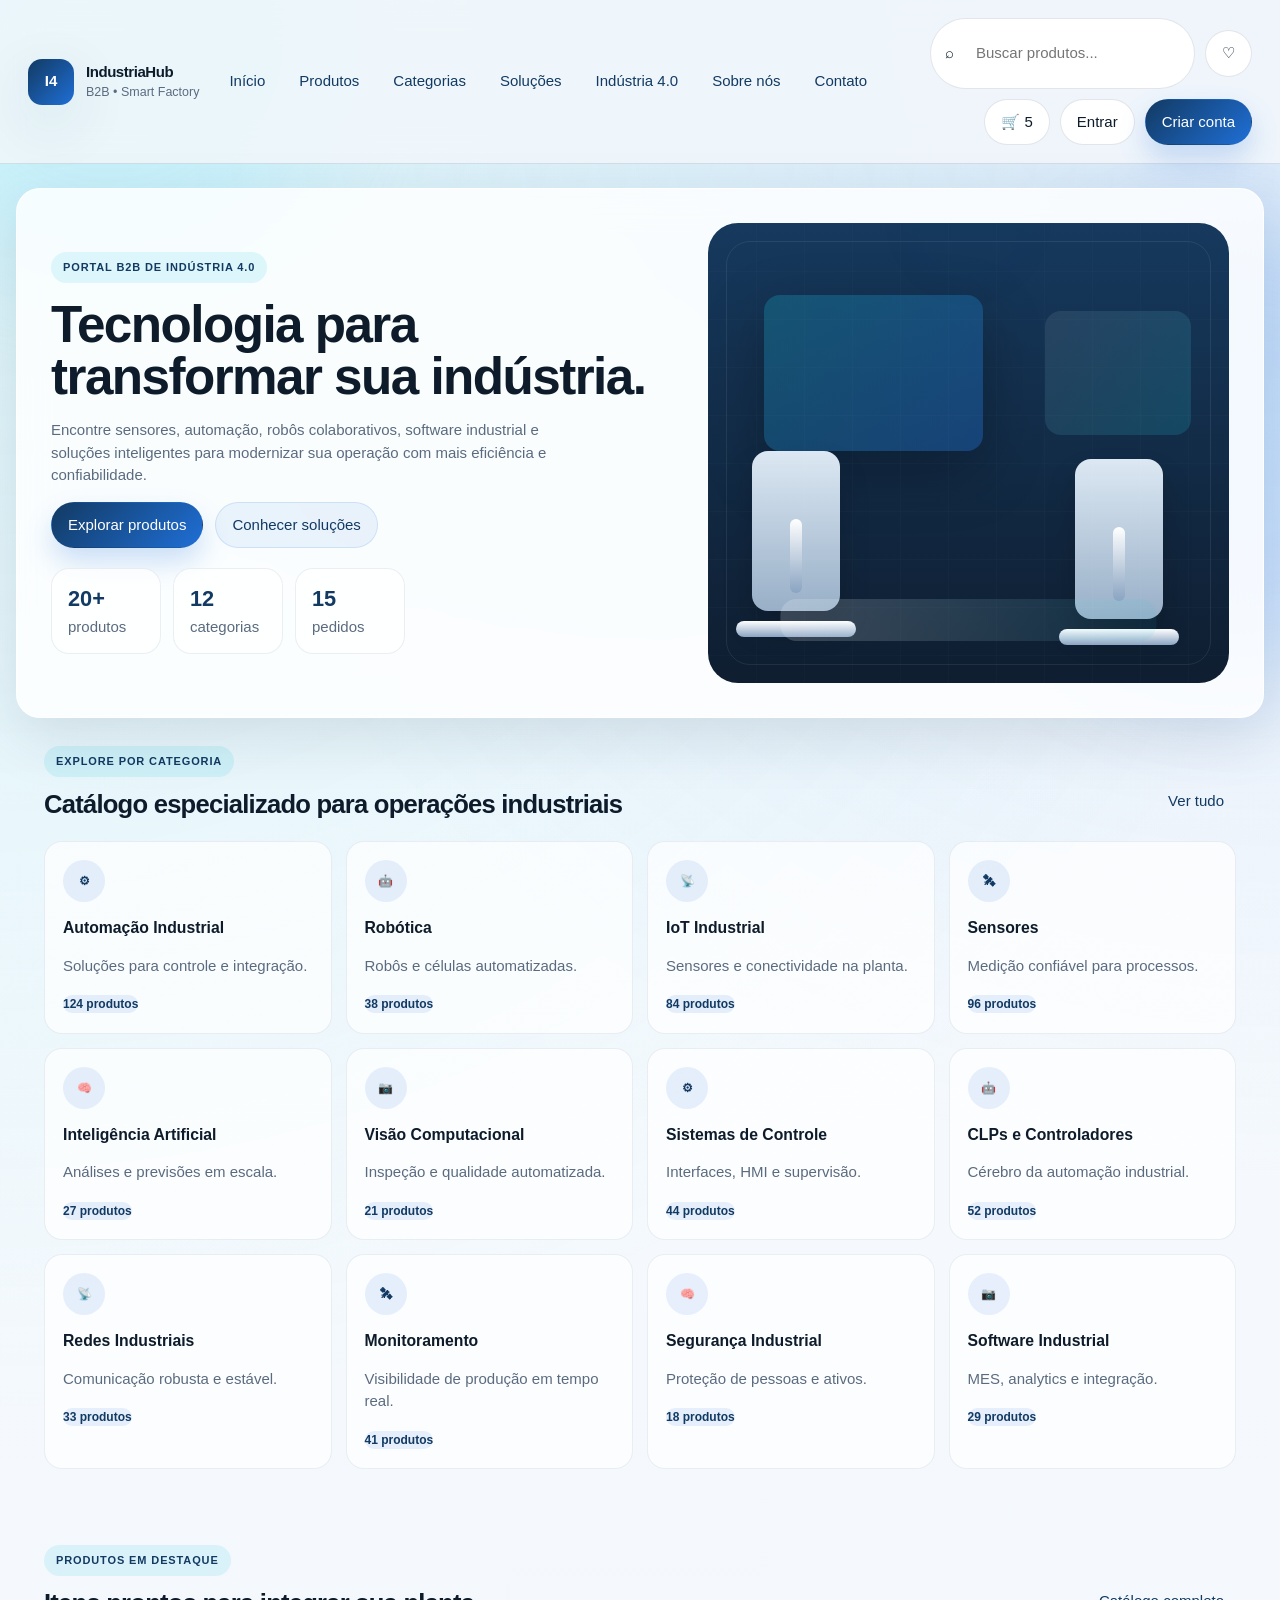
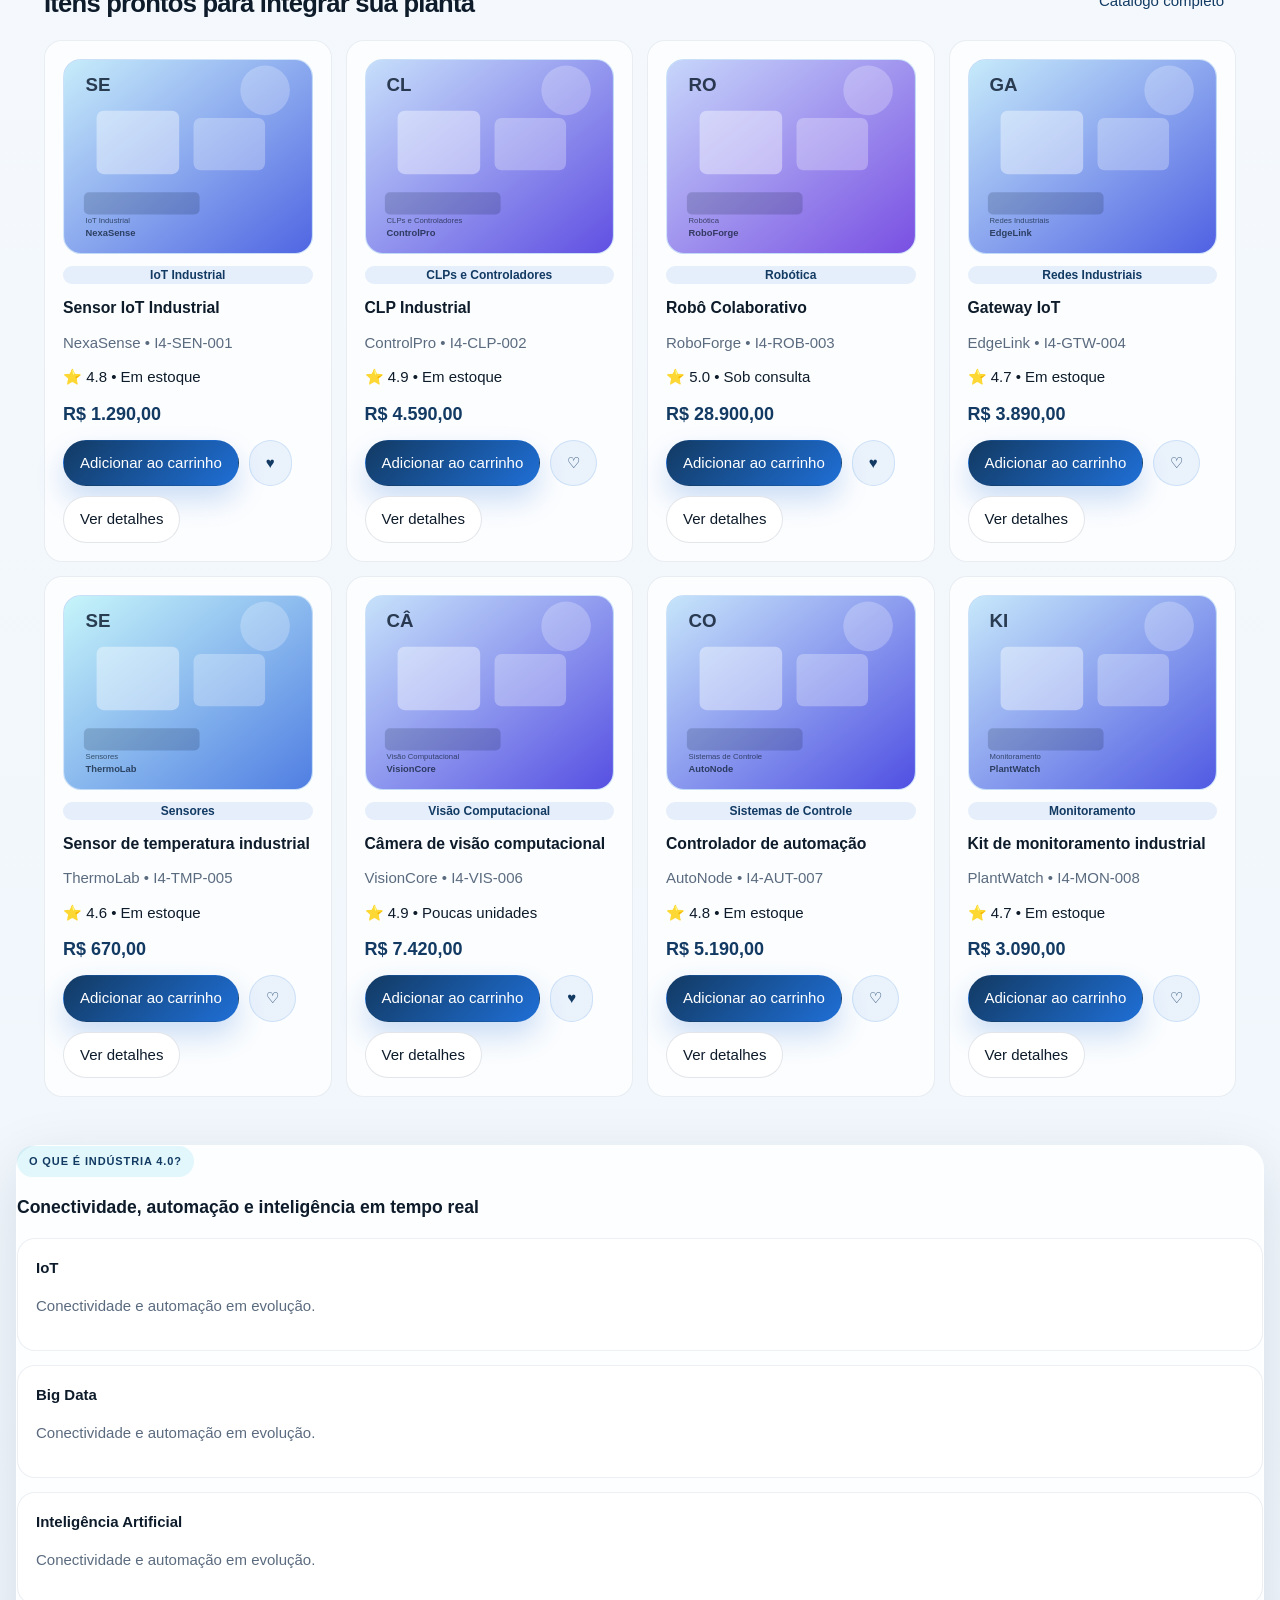
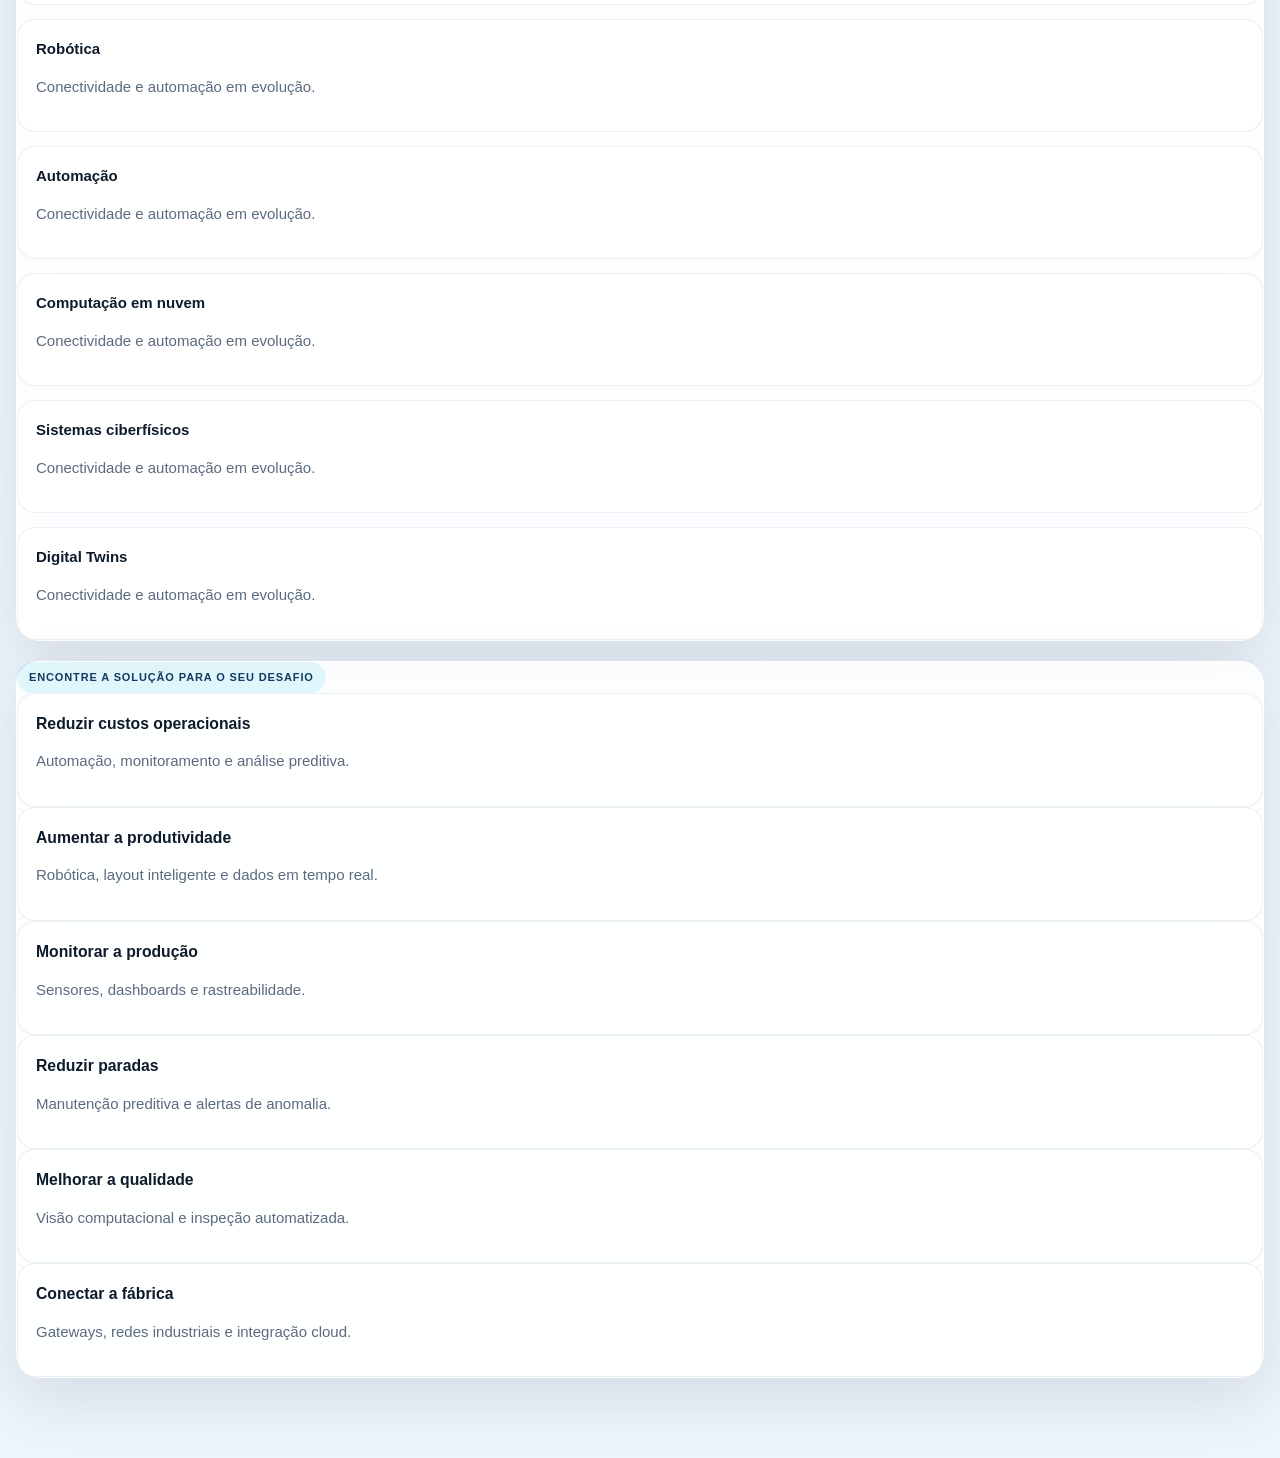
<file: Aula02/index.html>
<!DOCTYPE html>
<html lang="pt-BR">
  <head>
    <meta charset="UTF-8" />
    <meta name="viewport" content="width=device-width, initial-scale=1.0" />
    <title>Indústria 4.0 B2B | Portal Premium</title>
    <meta
      name="description"
      content="Portal B2B de Indústria 4.0 com catálogo, checkout, orçamento e dashboards."
    />
    <link rel="stylesheet" href="styles.css" />
  </head>
  <body>
    <div class="bg-orb bg-orb-a"></div>
    <div class="bg-orb bg-orb-b"></div>

    <header class="topbar">
      <div class="brand" role="button" tabindex="0" data-nav="home">
        <span class="brand-mark">I4</span>
        <div>
          <strong>IndustriaHub</strong>
          <small>B2B • Smart Factory</small>
        </div>
      </div>

      <button class="menu-toggle" id="menuToggle" aria-label="Abrir menu">☰</button>

      <nav class="main-nav" id="mainNav">
        <button data-nav="home">Início</button>
        <button data-nav="catalog">Produtos</button>
        <button data-nav="catalog">Categorias</button>
        <button data-nav="solutions">Soluções</button>
        <button data-nav="education">Indústria 4.0</button>
        <button data-nav="about">Sobre nós</button>
        <button data-nav="contact">Contato</button>
      </nav>

      <div class="topbar-actions">
        <label class="search-box">
          <span>⌕</span>
          <input id="globalSearch" type="search" placeholder="Buscar produtos..." />
        </label>
        <button class="icon-btn" data-nav="favorites" aria-label="Favoritos">♡</button>
        <button class="icon-btn" data-nav="cart" aria-label="Carrinho">🛒 <span id="cartCount">0</span></button>
        <button class="ghost-btn">Entrar</button>
        <button class="primary-btn">Criar conta</button>
      </div>
    </header>

    <main class="app">
      <section class="page active" id="homePage">
        <section class="hero card">
          <div class="hero-copy">
            <span class="eyebrow">Portal B2B de Indústria 4.0</span>
            <h1>Tecnologia para transformar sua indústria.</h1>
            <p>
              Encontre sensores, automação, robôs colaborativos, software industrial e soluções
              inteligentes para modernizar sua operação com mais eficiência e confiabilidade.
            </p>
            <div class="hero-actions">
              <button class="primary-btn" data-nav="catalog">Explorar produtos</button>
              <button class="secondary-btn" data-nav="solutions">Conhecer soluções</button>
            </div>
            <div class="hero-kpis">
              <div><strong>20+</strong><span>produtos</span></div>
              <div><strong>12</strong><span>categorias</span></div>
              <div><strong>15</strong><span>pedidos</span></div>
            </div>
          </div>
          <div class="hero-visual">
            <div class="factory-scene">
              <div class="screen screen-a"></div>
              <div class="screen screen-b"></div>
              <div class="robot robot-a"></div>
              <div class="robot robot-b"></div>
              <div class="conveyor"></div>
              <div class="grid-lines"></div>
            </div>
          </div>
        </section>

        <section class="card-section">
          <div class="section-head">
            <div>
              <span class="eyebrow">Explore por categoria</span>
              <h2>Catálogo especializado para operações industriais</h2>
            </div>
            <button class="link-btn" data-nav="catalog">Ver tudo</button>
          </div>
          <div class="category-grid" id="categoryGrid"></div>
        </section>

        <section class="card-section">
          <div class="section-head">
            <div>
              <span class="eyebrow">Produtos em destaque</span>
              <h2>Itens prontos para integrar sua planta</h2>
            </div>
            <button class="link-btn" data-nav="catalog">Catálogo completo</button>
          </div>
          <div class="product-grid" id="featuredGrid"></div>
        </section>

        <section class="split-grid">
          <article class="card panel">
            <span class="eyebrow">O que é Indústria 4.0?</span>
            <h3>Conectividade, automação e inteligência em tempo real</h3>
            <div class="pill-grid" id="educationGrid"></div>
          </article>
          <article class="card panel">
            <span class="eyebrow">Encontre a solução para o seu desafio</span>
            <div class="problem-list" id="problemList"></div>
          </article>
        </section>
      </section>

      <section class="page" id="catalogPage">
        <section class="card section-shell">
          <div class="section-head">
            <div>
              <span class="eyebrow">Página de produtos</span>
              <h2>Catálogo completo</h2>
            </div>
            <span class="result-count" id="resultCount"></span>
          </div>

          <div class="catalog-toolbar">
            <label class="search-box search-wide">
              <span>⌕</span>
              <input id="catalogSearch" type="search" placeholder="Busque por produto, código, marca ou categoria..." />
            </label>
            <select id="sortSelect"></select>
            <button class="secondary-btn" data-nav="quote">Solicitar orçamento</button>
          </div>

          <div class="filter-layout">
            <aside class="filters card">
              <h3>Filtros</h3>
              <div id="filterList" class="filter-list"></div>
            </aside>
            <div>
              <div class="product-grid" id="catalogGrid"></div>
            </div>
          </div>
        </section>
      </section>

      <section class="page" id="productPage">
        <section class="card section-shell product-detail" id="productDetail"></section>
      </section>

      <section class="page" id="cartPage">
        <section class="card section-shell">
          <div class="section-head">
            <div>
              <span class="eyebrow">Carrinho</span>
              <h2>Seu pedido B2B</h2>
            </div>
            <button class="link-btn" data-nav="catalog">Continuar comprando</button>
          </div>
          <div id="cartList" class="cart-list"></div>
        </section>
      </section>

      <section class="page" id="checkoutPage">
        <section class="card section-shell">
          <div class="section-head">
            <div>
              <span class="eyebrow">Checkout B2B</span>
              <h2>Dados da empresa e pagamento</h2>
            </div>
          </div>
          <form class="form-grid" id="checkoutForm"></form>
        </section>
      </section>

      <section class="page" id="quotePage">
        <section class="card section-shell">
          <div class="section-head">
            <div>
              <span class="eyebrow">Solicitação de orçamento</span>
              <h2>Atendimento comercial corporativo</h2>
            </div>
          </div>
          <form class="form-grid" id="quoteForm"></form>
        </section>
      </section>

      <section class="page" id="accountPage">
        <section class="dashboard-layout">
          <aside class="card sidebar">
            <h3>Área do cliente</h3>
            <nav id="accountMenu"></nav>
          </aside>
          <section class="card section-shell" id="accountContent"></section>
        </section>
      </section>

      <section class="page" id="adminPage">
        <section class="dashboard-layout">
          <aside class="card sidebar">
            <h3>Painel administrativo</h3>
            <nav id="adminMenu"></nav>
          </aside>
          <section class="card section-shell" id="adminContent"></section>
        </section>
      </section>

      <section class="page" id="aboutPage">
        <section class="card section-shell">
          <span class="eyebrow">Sobre nós</span>
          <h2>Especialistas em tecnologia industrial</h2>
          <p>
            Um portal B2B pensado para integradores, compradores industriais e equipes técnicas
            que precisam comparar soluções com clareza, rapidez e confiança.
          </p>
        </section>
      </section>

      <section class="page" id="contactPage">
        <section class="card section-shell">
          <span class="eyebrow">Contato</span>
          <h2>Fale com o time comercial</h2>
          <p>Orçamentos, integrações, grandes volumes e projetos sob medida.</p>
        </section>
      </section>

      <section class="page" id="solutionsPage"></section>
      <section class="page" id="educationPage"></section>
      <section class="page" id="favoritesPage"></section>
    </main>

    <div class="toast" id="toast" aria-live="polite"></div>
    <script src="app.js"></script>
  </body>
</html>
</file>
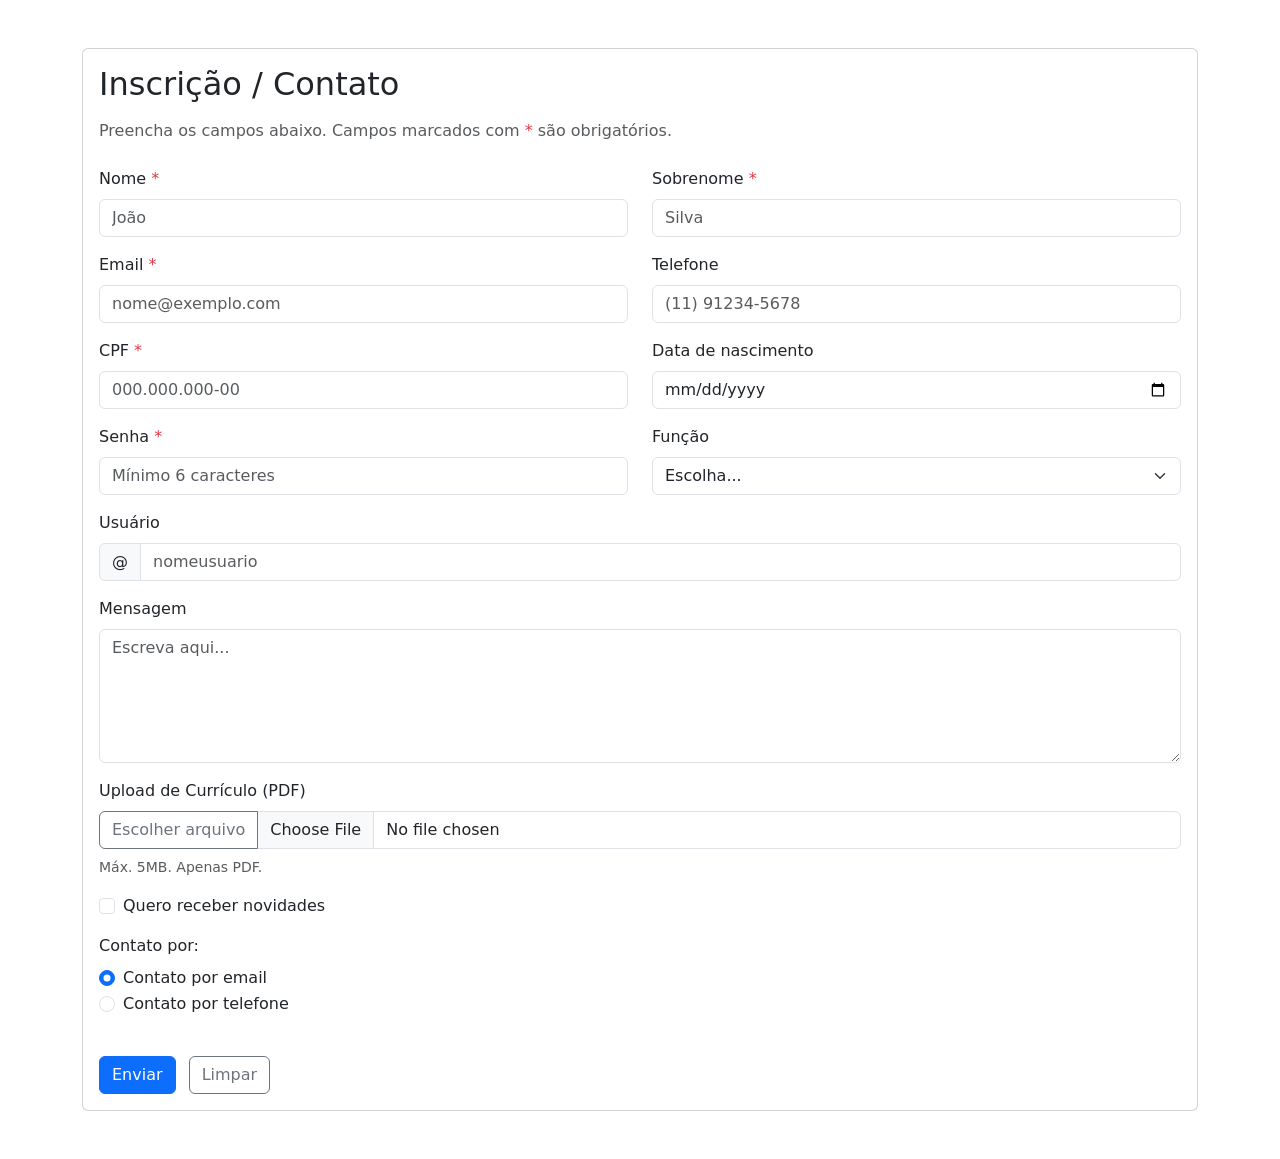
<file: aula06/index.html>
<!DOCTYPE html>
<html lang="pt-BR">
<head>
    <meta charset="UTF-8">
    <meta name="viewport" content="width=device-width, initial-scale=1.0">
    <title>Inscrição / Contato</title>
    <link rel="stylesheet" href="https://cdn.jsdelivr.net/npm/bootstrap@5.3.8/dist/css/bootstrap.min.css">
</head>
<body>
    <div class="container mt-5 mb-5">
        <!-- Card container -->
        <div class="card">
            <div class="card-body">
                <!-- Título -->
                <h2 class="mb-3">Inscrição / Contato</h2>
                
                <!-- Descrição -->
                <p class="text-muted mb-4">
                    Preencha os campos abaixo. Campos marcados com <span class="text-danger">*</span> são obrigatórios.
                </p>

                <!-- Formulário -->
                <form>
                    <!-- PRIMEIRA LINHA: Nome e Sobrenome -->
                    <div class="row">
                        <!-- Coluna 1: Nome -->
                        <div class="col-md-6">
                            <div class="mb-3">
                                <label for="nome" class="form-label">
                                    Nome <span class="text-danger">*</span>
                                </label>
                                <input 
                                    type="text" 
                                    class="form-control" 
                                    id="nome" 
                                    placeholder="João"
                                >
                            </div>
                        </div>

                        <!-- Coluna 2: Sobrenome -->
                        <div class="col-md-6">
                            <div class="mb-3">
                                <label for="sobrenome" class="form-label">
                                    Sobrenome <span class="text-danger">*</span>
                                </label>
                                <input 
                                    type="text" 
                                    class="form-control" 
                                    id="sobrenome" 
                                    placeholder="Silva"
                                >
                            </div>
                        </div>
                    </div>

                    <!-- SEGUNDA LINHA: Email e Telefone -->
                    <div class="row">
                        <!-- Coluna 1: Email -->
                        <div class="col-md-6">
                            <div class="mb-3">
                                <label for="email" class="form-label">
                                    Email <span class="text-danger">*</span>
                                </label>
                                <input 
                                    type="email" 
                                    class="form-control" 
                                    id="email" 
                                    placeholder="nome@exemplo.com"
                                >
                            </div>
                        </div>

                        <!-- Coluna 2: Telefone -->
                        <div class="col-md-6">
                            <div class="mb-3">
                                <label for="telefone" class="form-label">
                                    Telefone
                                </label>
                                <input 
                                    type="tel" 
                                    class="form-control" 
                                    id="telefone" 
                                    placeholder="(11) 91234-5678"
                                >
                            </div>
                        </div>
                    </div>

                    <!-- TERCEIRA LINHA: CPF e Data de Nascimento -->
                    <div class="row">
                        <!-- Coluna 1: CPF -->
                        <div class="col-md-6">
                            <div class="mb-3">
                                <label for="cpf" class="form-label">
                                    CPF <span class="text-danger">*</span>
                                </label>
                                <input 
                                    type="text" 
                                    class="form-control" 
                                    id="cpf" 
                                    placeholder="000.000.000-00"
                                >
                            </div>
                        </div>

                        <!-- Coluna 2: Data de Nascimento -->
                        <div class="col-md-6">
                            <div class="mb-3">
                                <label for="dataNasc" class="form-label">
                                    Data de nascimento
                                </label>
                                <input 
                                    type="date" 
                                    class="form-control" 
                                    id="dataNasc" 
                                    placeholder="dd/mm/aaaa"
                                >
                            </div>
                        </div>
                    </div>

                    <!-- QUARTA LINHA: Senha e Função -->
                    <div class="row">
                        <!-- Coluna 1: Senha -->
                        <div class="col-md-6">
                            <div class="mb-3">
                                <label for="senha" class="form-label">
                                    Senha <span class="text-danger">*</span>
                                </label>
                                <input 
                                    type="password" 
                                    class="form-control" 
                                    id="senha" 
                                    placeholder="Mínimo 6 caracteres"
                                >
                            </div>
                        </div>

                        <!-- Coluna 2: Função (Select) -->
                        <div class="col-md-6">
                            <div class="mb-3">
                                <label for="funcao" class="form-label">
                                    Função
                                </label>
                                <select 
                                    class="form-select" 
                                    id="funcao"
                                >
                                    <option selected>Escolha...</option>
                                    <option value="dev">Desenvolvedor</option>
                                    <option value="designer">Designer</option>
                                    <option value="gerente">Gerente</option>
                                    <option value="outro">Outro</option>
                                </select>
                            </div>
                        </div>
                    </div>
                                        <!-- QUINTA LINHA: Usuário -->
                    <div class="row">
                        <div class="col-12">
                            <div class="mb-3">
                                <label for="usuario" class="form-label">
                                    Usuário
                                </label>
                                <!-- input-group: agrupa input com ícone/prefixo -->
                                <div class="input-group">
                                    <!-- Prefixo @ -->
                                    <span class="input-group-text">@</span>
                                    <input 
                                        type="text" 
                                        class="form-control" 
                                        id="usuario" 
                                        placeholder="nomeusuario"
                                    >
                                </div>
                            </div>
                        </div>
                    </div>

                    <!-- SEXTA LINHA: Mensagem (Textarea) -->
                    <div class="row">
                        <div class="col-12">
                            <div class="mb-3">
                                <label for="mensagem" class="form-label">
                                    Mensagem
                                </label>
                                <textarea 
                                    class="form-control" 
                                    id="mensagem" 
                                    rows="5"
                                    placeholder="Escreva aqui..."
                                ></textarea>
                            </div>
                        </div>
                        
                    </div>
                                        <!-- SÉTIMA LINHA: Upload de Currículo -->
                    <div class="row">
                        <div class="col-12">
                            <div class="mb-3">
                                <label for="curriculo" class="form-label">
                                    Upload de Currículo (PDF)
                                </label>
                                <div class="input-group">
                                    <button 
                                        class="btn btn-outline-secondary" 
                                        type="button"
                                    >
                                        Escolher arquivo
                                    </button>
                                    <input 
                                        type="file" 
                                        class="form-control" 
                                        id="curriculo"
                                        accept=".pdf"
                                    >
                                </div>
                                <small class="text-muted d-block mt-2">
                                    Máx. 5MB. Apenas PDF.
                                </small>
                            </div>
                        </div>
                    </div>

                    <!-- OITAVA LINHA: Checkboxes e Radio Buttons -->
                    <div class="row">
                        <div class="col-12">
                            <!-- Checkbox -->
                            <div class="form-check mb-3">
                                <input 
                                    class="form-check-input" 
                                    type="checkbox" 
                                    id="novidades"
                                >
                                <label class="form-check-label" for="novidades">
                                    Quero receber novidades
                                </label>
                            </div>

                            <!-- Radio Buttons -->
                            <div class="mb-3">
                                <p class="mb-2">Contato por:</p>
                                
                                <div class="form-check">
                                    <input 
                                        class="form-check-input" 
                                        type="radio" 
                                        name="contato" 
                                        id="contatoEmail"
                                        value="email"
                                        checked
                                    >
                                    <label class="form-check-label" for="contatoEmail">
                                        Contato por email
                                    </label>
                                </div>

                                <div class="form-check">
                                    <input 
                                        class="form-check-input" 
                                        type="radio" 
                                        name="contato" 
                                        id="contatoTel"
                                        value="telefone"
                                    >
                                    <label class="form-check-label" for="contatoTel">
                                        Contato por telefone
                                    </label>
                                </div>
                            </div>
                        </div>
                    </div>
                                        <!-- NONA LINHA: Botões -->
                    <div class="row mt-4">
                        <div class="col-12">
                            <button 
                                type="submit" 
                                class="btn btn-primary"
                            >
                                Enviar
                            </button>
                            <button 
                                type="reset" 
                                class="btn btn-outline-secondary ms-2"
                            >
                                Limpar
                            </button>
                        </div>
                    </div>

                </form>

                </form>
            </div>
        </div>
    </div>

    <script src="https://cdn.jsdelivr.net/npm/bootstrap@5.3.8/dist/js/bootstrap.bundle.min.js"></script>
</body>
</html>
</file>
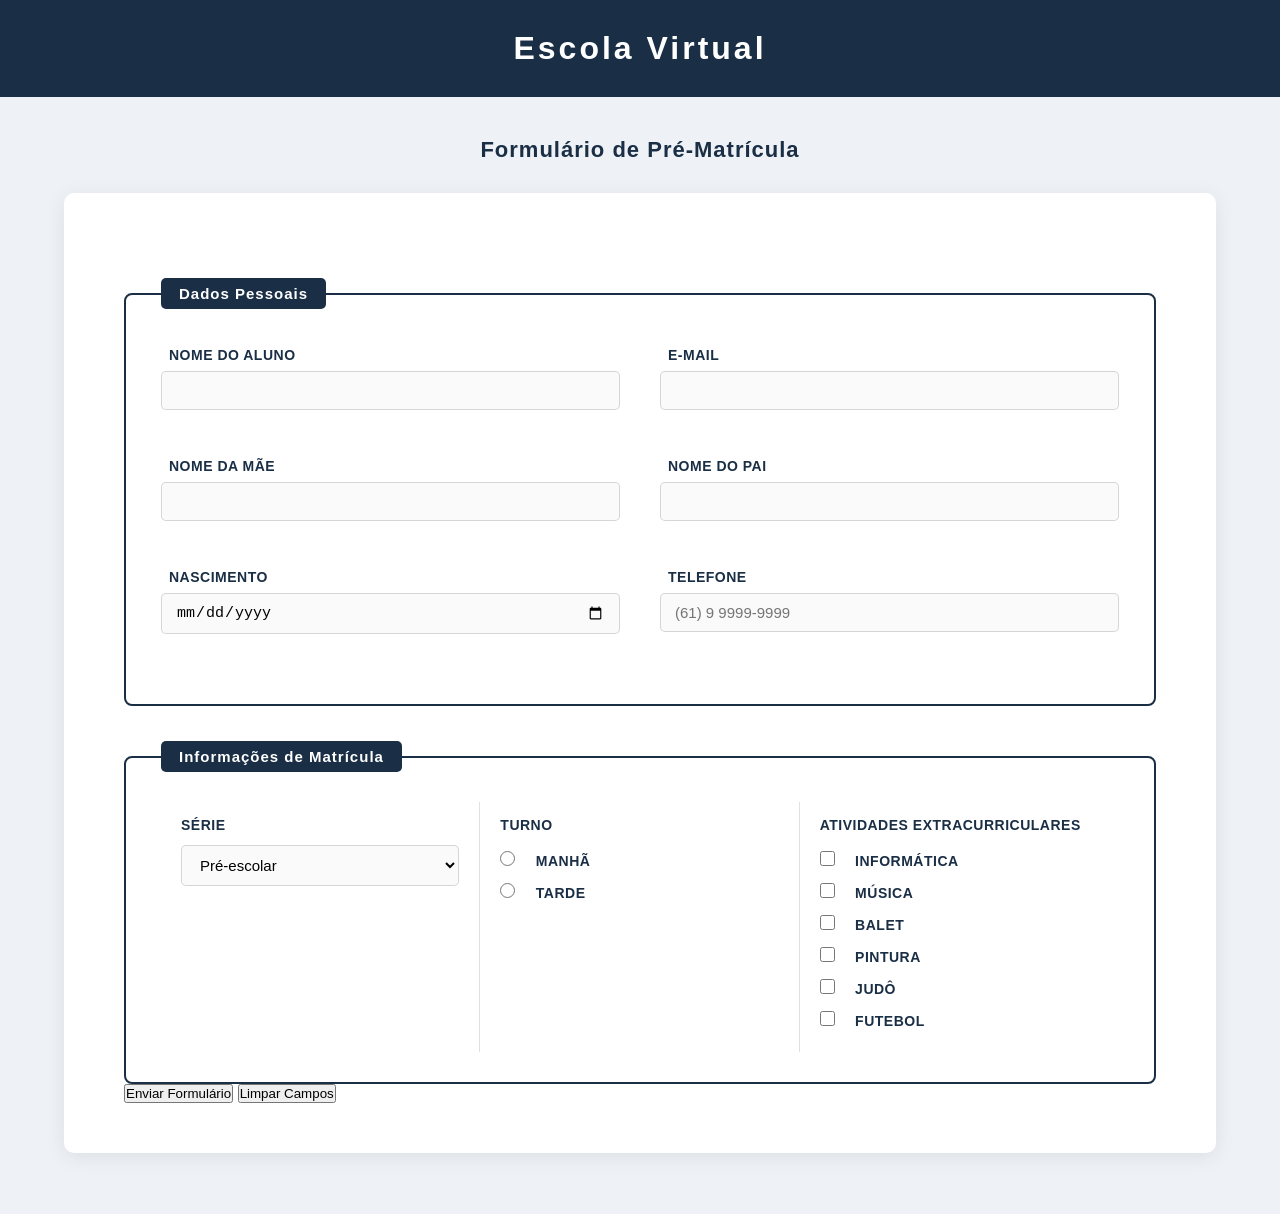
<file: Aula02/form.html>
<!DOCTYPE html>
<html lang="en">
<head>
    <meta charset="UTF-8">
    <meta name="viewport" content="width=device-width, initial-scale=1.0">
    <title>Document</title>
        <style>
        *{
            margin: 0;
            padding: 0;
            box-sizing: border-box;
        }
        body{
            font-family: Arial, Helvetica, sans-serif;
            font-size: 16px;
            background-color: #eef1f5;
            color: #333333;
            min-height: 100vh;
        }
        h1{
            background-color: #1a2f45;
            color: #ffffff;
            text-align: center;
            padding: 30px 20px;
            font-size: 32px;
            letter-spacing: 3px;
        }
        h2{
            text-align: center;
            color: #1a2f45;
            margin: 40px 0 30px;
            font-size: 22px;
            letter-spacing: 1px;
        }
        form{
            width: 90%;
            max-width: 90%;
            margin: 0 auto 60px auto;
            background-color: #ffffff;
            padding: 50px 60px;
            border-radius: 10px;
            box-shadow: 0 4px 20px rgba(0, 0, 0, 0.08);
        }
        fieldset{
            border: 2px solid #1a2f45;
            border-radius: 8px;
            padding: 30px 35px;
            margin-top: 35px;       
        }
        legend{
            background-color: #1a2f45;
            color: #ffffff;
            padding: 7px 18px;
            border-radius: 5px;
            font-size: 15px;
            letter-spacing: 1px;
        }
        .campo-grupo{
            display: grid;
            grid-template-columns: 1fr 1fr;
            gap: 20px 40px;
            margin-bottom: 20px;
        }
        .campo{
            display: flex;
            flex-direction: column;
            margin-bottom: 20px;
        }
        label{
            display: inline-block;
            margin: 8px;
            font-weight: bold;
            color:#1a2f45;
            font-size: 14px;
            text-transform: uppercase;
            letter-spacing: 0.5px;
        }
        input[type='text'],
        input[type='date'],
        input[type='email']{
            padding: 10px 14px;
            border: 1px solid #cccc;
            border-radius: 5px;
            font-size: 15px;
            background-color: #fafafa;
            transition: border-color 0.3, box-shadow 0.3s;
        }
        .campos input[type='text'],
        .campos input[type='date'],
        .campos input[type='email']{
            width: 100%;   
        }
        input[type='text']:focus,
        input[type='date']:focus,
        input[type='email']:focus{
            border-color: #1a2f45;
            box-shadow: 0 0 0 30px rgba(26, 47, 69, 0.1);
            outline: none;
            background-color: #ffffff;
        }
        select{
            padding: 10px 14px;
            border: 1px solid #cccc;
            border-radius: 5px;
            font-size: 15px;
            background-color: #fafafa;
            cursor: pointer;
            width: 100%;
            transition: border-color 0.3s;
        }
        select:focus{
            border-color: #1a2f45;
            outline: none;
        }
        table{
            width: 100%;
            border-collapse: separate;
            border-spacing: 0;
        }
        td{
            padding: 15px 20px;
            vertical-align: top;
            border-right: 1px solid #e0e0e0;
            width: 33.33%;
        }
        td:last-child{
            border-right: none;
        }
        td > strong{
            display: block;
            font-size: 14px;
            text-transform: uppercase;
            letter-spacing: 0.5px;
            color: #1a2f45;
            margin-bottom: 12px;
        }
        input[type='radio'],
        input[type='checkbox']{
            margin-right: 8px;
            cursor: pointer;
            accent-color: #1a2f45;
            width: 15px;
            height: 15px;
        }
        
    </style>
</head>
<body>

    <h1>Escola Virtual</h1>
    <h2>Formulário de Pré-Matrícula</h2>
  
    <form action="" method="post">
  
      <fieldset>
        <legend><strong>Dados Pessoais</strong></legend>
  
        <div class="campo-grupo">
          <div class="campo">
            <label for="nome_aluno">Nome do Aluno</label>
            <input type="text" id="nome_aluno" name="nome_aluno" required>
          </div>
          <div class="campo">
            <label for="email">E-Mail</label>
            <input type="email" id="email" name="email">
          </div>
        </div>
  
        <div class="campo-grupo">
          <div class="campo">
            <label for="nome_mae">Nome da Mãe</label>
            <input type="text" id="nome_mae" name="nome_mae">
          </div>
          <div class="campo">
            <label for="nome_pai">Nome do Pai</label>
            <input type="text" id="nome_pai" name="nome_pai">
          </div>
        </div>
  
        <div class="campo-grupo">
          <div class="campo">
            <label for="nascimento">Nascimento</label>
            <input type="date" id="nascimento" name="nascimento">
          </div>
          <div class="campo">
            <label for="telefone">Telefone</label>
            <input type="text" id="telefone" name="telefone" maxlength="15" placeholder="(61) 9 9999-9999">
          </div>
        </div>
  
      </fieldset>
  
      <fieldset>
        <legend><strong>Informações de Matrícula</strong></legend>
  
        <table>
          <tr valign="top">
            <td>
              <strong>Série</strong>
              <select id="serie" name="serie">
                <option value="pre-escolar">Pré-escolar</option>
                <option value="1ano">1º ano</option>
                <option value="2ano">2º ano</option>
                <option value="3ano">3º ano</option>
                <option value="4ano">4º ano</option>
                <option value="5ano">5º ano</option>
              </select>
            </td>
  
            <td>
              <strong>Turno</strong>
              <input type="radio" name="turno" id="manha" value="manha">
              <label for="manha">Manhã</label><br>
              <input type="radio" name="turno" id="tarde" value="tarde">
              <label for="tarde">Tarde</label>
            </td>
  
            <td>
              <strong>Atividades Extracurriculares</strong>
              <input type="checkbox" name="atividades" id="informatica" value="informatica">
              <label for="informatica">Informática</label><br>
  
              <input type="checkbox" name="atividades" id="musica" value="musica">
              <label for="musica">Música</label><br>
  
              <input type="checkbox" name="atividades" id="balet" value="balet">
              <label for="balet">Balet</label><br>
  
              <input type="checkbox" name="atividades" id="pintura" value="pintura">
              <label for="pintura">Pintura</label><br>
  
              <input type="checkbox" name="atividades" id="judo" value="judo">
              <label for="judo">Judô</label><br>
  
              <input type="checkbox" name="atividades" id="futebol" value="futebol">
              <label for="futebol">Futebol</label>
            </td>
          </tr>
        </table>
      </fieldset>
  
      <div class="botoes">
        <input type="submit" value="Enviar Formulário">
        <input type="reset" value="Limpar Campos">
      </div>
  
    </form>
  
  </body>
</html>
</file>
<file: Aula02/styles.css>
:root {
  color-scheme: light;
  --bg: #f4f8fc;
  --surface: rgba(255, 255, 255, 0.82);
  --surface-strong: #ffffff;
  --line: rgba(16, 44, 78, 0.12);
  --text: #0d1b2a;
  --muted: #5b6b7f;
  --blue: #123a63;
  --blue-2: #1f6fd6;
  --cyan: #18c4d9;
  --green: #1a9b7a;
  --gold: #f0b83d;
  --shadow: 0 18px 60px rgba(15, 38, 66, 0.12);
  --radius: 24px;
  --radius-sm: 16px;
}

* {
  box-sizing: border-box;
}

html,
body {
  margin: 0;
  min-height: 100%;
  background:
    radial-gradient(circle at top left, rgba(24, 196, 217, 0.14), transparent 30%),
    radial-gradient(circle at top right, rgba(31, 111, 214, 0.13), transparent 25%),
    linear-gradient(180deg, #f8fbfe 0%, #edf4fb 100%);
  color: var(--text);
  font: 15px/1.5 "Trebuchet MS", "Segoe UI", sans-serif;
}

button,
input,
select,
textarea {
  font: inherit;
}

button {
  cursor: pointer;
}

.bg-orb {
  position: fixed;
  inset: auto;
  width: 460px;
  height: 460px;
  border-radius: 50%;
  filter: blur(55px);
  opacity: 0.25;
  pointer-events: none;
  z-index: 0;
}

.bg-orb-a {
  top: -180px;
  left: -120px;
  background: #8ae8ff;
}

.bg-orb-b {
  top: 220px;
  right: -180px;
  background: #62a6ff;
}

.topbar,
.app {
  position: relative;
  z-index: 1;
}

.topbar {
  display: grid;
  grid-template-columns: auto auto 1fr;
  gap: 18px;
  align-items: center;
  padding: 18px 28px;
  position: sticky;
  top: 0;
  backdrop-filter: blur(18px);
  background: rgba(244, 248, 252, 0.8);
  border-bottom: 1px solid var(--line);
}

.brand {
  display: flex;
  align-items: center;
  gap: 12px;
  user-select: none;
}

.brand-mark {
  width: 46px;
  height: 46px;
  border-radius: 14px;
  display: grid;
  place-items: center;
  background: linear-gradient(135deg, var(--blue), var(--blue-2));
  color: #fff;
  font-weight: 700;
  box-shadow: var(--shadow);
}

.brand strong,
.sidebar h3,
.section-head h2,
.hero h1 {
  letter-spacing: -0.03em;
}

.brand small {
  display: block;
  color: var(--muted);
}

.menu-toggle {
  display: none;
  border: 1px solid var(--line);
  background: var(--surface-strong);
  border-radius: 14px;
  padding: 10px 12px;
}

.main-nav,
.topbar-actions {
  display: flex;
  align-items: center;
  gap: 10px;
}

.main-nav {
  justify-self: center;
  flex-wrap: wrap;
}

.main-nav button,
.link-btn {
  border: 0;
  background: transparent;
  color: var(--blue);
  padding: 10px 12px;
  border-radius: 999px;
}

.main-nav button:hover,
.link-btn:hover {
  background: rgba(31, 111, 214, 0.08);
}

.topbar-actions {
  justify-content: flex-end;
  flex-wrap: wrap;
}

.search-box {
  display: flex;
  align-items: center;
  gap: 8px;
  min-width: 260px;
  padding: 11px 14px;
  border-radius: 999px;
  background: var(--surface-strong);
  border: 1px solid var(--line);
}

.search-box input {
  border: 0;
  outline: 0;
  width: 100%;
  background: transparent;
}

.icon-btn,
.ghost-btn,
.primary-btn,
.secondary-btn {
  border: 1px solid transparent;
  border-radius: 999px;
  padding: 11px 16px;
  transition: transform 0.2s ease, box-shadow 0.2s ease, background 0.2s ease;
}

.icon-btn,
.ghost-btn,
.secondary-btn {
  background: var(--surface-strong);
  border-color: var(--line);
  color: var(--text);
}

.primary-btn {
  background: linear-gradient(135deg, var(--blue), var(--blue-2));
  color: #fff;
  box-shadow: 0 14px 28px rgba(31, 111, 214, 0.22);
}

.secondary-btn {
  background: rgba(31, 111, 214, 0.08);
  border-color: rgba(31, 111, 214, 0.14);
  color: var(--blue);
}

.icon-btn:hover,
.ghost-btn:hover,
.primary-btn:hover,
.secondary-btn:hover,
.main-nav button:hover,
.link-btn:hover {
  transform: translateY(-1px);
}

.app {
  width: min(1480px, calc(100% - 32px));
  margin: 24px auto 80px;
}

.page {
  display: none;
}

.page.active {
  display: block;
}

.card {
  background: var(--surface);
  border: 1px solid rgba(255, 255, 255, 0.9);
  border-radius: var(--radius);
  box-shadow: var(--shadow);
  backdrop-filter: blur(18px);
}

.hero,
.split-grid,
.dashboard-layout {
  display: grid;
  gap: 20px;
}

.hero {
  grid-template-columns: 1.1fr 0.9fr;
  align-items: center;
  padding: 34px;
}

.eyebrow {
  display: inline-flex;
  align-items: center;
  gap: 8px;
  padding: 7px 12px;
  border-radius: 999px;
  color: var(--blue);
  background: rgba(24, 196, 217, 0.12);
  width: fit-content;
  font-weight: 700;
  text-transform: uppercase;
  letter-spacing: 0.08em;
  font-size: 11px;
}

.hero h1 {
  font-size: clamp(2.3rem, 4vw, 4.3rem);
  line-height: 1.02;
  margin: 16px 0;
}

.hero p,
.section-shell p {
  color: var(--muted);
  max-width: 62ch;
}

.hero-actions,
.hero-kpis {
  display: flex;
  gap: 12px;
  flex-wrap: wrap;
}

.hero-kpis {
  margin-top: 20px;
}

.hero-kpis div,
.metric-card,
.stat-card,
.pill-card,
.problem-card,
.category-card,
.product-card,
.order-card,
.client-card {
  background: rgba(255, 255, 255, 0.7);
  border: 1px solid rgba(18, 58, 99, 0.08);
  border-radius: 18px;
}

.hero-kpis div {
  min-width: 110px;
  padding: 14px 16px;
}

.hero-kpis strong,
.metric-card strong,
.stat-card strong {
  display: block;
  font-size: 1.45rem;
  color: var(--blue);
}

.hero-kpis span,
.metric-card span,
.stat-card span,
.product-meta,
.muted {
  color: var(--muted);
}

.hero-visual {
  min-height: 460px;
}

.factory-scene {
  position: relative;
  height: 100%;
  min-height: 460px;
  border-radius: 30px;
  overflow: hidden;
  background:
    linear-gradient(180deg, rgba(17, 53, 90, 0.98), rgba(10, 25, 44, 0.98)),
    radial-gradient(circle at top, rgba(24, 196, 217, 0.18), transparent 35%);
}

.factory-scene::before {
  content: "";
  position: absolute;
  inset: 18px;
  border-radius: 24px;
  border: 1px solid rgba(255, 255, 255, 0.08);
}

.grid-lines {
  position: absolute;
  inset: 0;
  background-image:
    linear-gradient(rgba(255, 255, 255, 0.06) 1px, transparent 1px),
    linear-gradient(90deg, rgba(255, 255, 255, 0.06) 1px, transparent 1px);
  background-size: 48px 48px;
  opacity: 0.3;
}

.screen,
.robot,
.conveyor {
  position: absolute;
  border-radius: 16px;
}

.screen-a {
  top: 72px;
  left: 56px;
  width: 42%;
  height: 34%;
  background: linear-gradient(135deg, rgba(24, 196, 217, 0.22), rgba(31, 111, 214, 0.34));
  box-shadow: 0 20px 60px rgba(0, 0, 0, 0.28);
}

.screen-b {
  top: 88px;
  right: 38px;
  width: 28%;
  height: 27%;
  background: linear-gradient(135deg, rgba(255, 255, 255, 0.08), rgba(24, 196, 217, 0.18));
}

.robot {
  width: 88px;
  height: 160px;
  background: linear-gradient(180deg, #dce8f3 0%, #98afc7 100%);
  box-shadow: 0 18px 30px rgba(0, 0, 0, 0.18);
}

.robot::before,
.robot::after {
  content: "";
  position: absolute;
  left: 50%;
  transform: translateX(-50%);
  background: linear-gradient(180deg, #fff, #8aa4c2);
}

.robot::before {
  width: 120px;
  height: 16px;
  bottom: -26px;
  border-radius: 999px;
}

.robot::after {
  width: 12px;
  height: 74px;
  bottom: 18px;
  border-radius: 999px;
}

.robot-a {
  left: 44px;
  bottom: 72px;
}

.robot-b {
  right: 66px;
  bottom: 64px;
}

.conveyor {
  left: 50%;
  bottom: 42px;
  width: 72%;
  height: 42px;
  transform: translateX(-50%);
  background: linear-gradient(90deg, rgba(255, 255, 255, 0.18), rgba(24, 196, 217, 0.08));
}

.card-section,
.section-shell {
  padding: 28px;
}

.card-section + .card-section,
.split-grid {
  margin-top: 20px;
}

.section-head {
  display: flex;
  justify-content: space-between;
  align-items: end;
  gap: 16px;
  margin-bottom: 18px;
}

.section-head h2,
.section-shell h2 {
  margin: 8px 0 0;
  font-size: clamp(1.5rem, 2vw, 2.2rem);
}

.category-grid,
.product-grid,
.pill-grid {
  display: grid;
  gap: 14px;
}

.category-grid {
  grid-template-columns: repeat(4, minmax(0, 1fr));
}

.product-grid {
  grid-template-columns: repeat(4, minmax(0, 1fr));
}

.category-card,
.product-card,
.problem-card,
.pill-card,
.order-card,
.client-card,
.stat-card,
.metric-card {
  padding: 18px;
}

.category-card {
  min-height: 150px;
}

.category-card .icon,
.product-badge,
.tag {
  display: inline-flex;
  align-items: center;
  justify-content: center;
  border-radius: 999px;
  background: rgba(31, 111, 214, 0.1);
  color: var(--blue);
  font-size: 12px;
  font-weight: 700;
}

.category-card .icon {
  width: 42px;
  height: 42px;
  margin-bottom: 14px;
}

.product-card {
  display: flex;
  flex-direction: column;
  gap: 12px;
}

.product-visual {
  aspect-ratio: 1.28;
  border-radius: 18px;
  overflow: hidden;
  background: linear-gradient(135deg, #d5e8fa, #edf7ff);
  border: 1px solid rgba(31, 111, 214, 0.12);
}

.product-visual img,
.thumb img {
  width: 100%;
  height: 100%;
  object-fit: cover;
  display: block;
}

.product-card h3,
.category-card h3,
.problem-card h3 {
  margin: 0;
  font-size: 1.05rem;
}

.product-price {
  font-size: 1.2rem;
  font-weight: 700;
  color: var(--blue);
}

.product-actions,
.row-actions,
.cart-actions,
.btn-row,
.tab-row,
.toolbar-row {
  display: flex;
  gap: 10px;
  flex-wrap: wrap;
}

.thumb {
  width: 88px;
  height: 88px;
  border-radius: 16px;
  overflow: hidden;
  flex-shrink: 0;
}

.search-wide {
  flex: 1;
  min-width: 280px;
}

.catalog-toolbar {
  display: flex;
  gap: 12px;
  align-items: center;
  flex-wrap: wrap;
  margin-bottom: 18px;
}

select,
input,
textarea {
  border: 1px solid rgba(18, 58, 99, 0.14);
  border-radius: 14px;
  background: var(--surface-strong);
  padding: 12px 14px;
  width: 100%;
}

.filter-layout {
  display: grid;
  grid-template-columns: 280px 1fr;
  gap: 18px;
}

.filters h3 {
  margin-top: 0;
}

.filter-list {
  display: grid;
  gap: 10px;
}

.filter-item {
  display: flex;
  align-items: center;
  gap: 10px;
}

.result-count {
  padding: 10px 14px;
  background: rgba(31, 111, 214, 0.08);
  border-radius: 999px;
  color: var(--blue);
  font-weight: 700;
}

.product-detail {
  display: grid;
  gap: 18px;
}

.detail-layout {
  display: grid;
  grid-template-columns: 1fr 1fr;
  gap: 22px;
}

.detail-gallery {
  display: grid;
  gap: 14px;
}

.main-image {
  min-height: 380px;
  border-radius: 24px;
  overflow: hidden;
  background: linear-gradient(135deg, #d7e8fa, #eef7ff);
}

.thumb-row {
  display: grid;
  grid-template-columns: repeat(4, 1fr);
  gap: 10px;
}

.thumb {
  border: 1px solid rgba(18, 58, 99, 0.12);
  cursor: pointer;
}

.thumb.active {
  outline: 2px solid var(--cyan);
}

.price-box {
  padding: 16px;
  border-radius: 18px;
  background: rgba(24, 196, 217, 0.08);
  border: 1px solid rgba(24, 196, 217, 0.18);
}

.tabs {
  margin-top: 10px;
}

.tab-btn {
  border: 1px solid var(--line);
  background: var(--surface-strong);
  border-radius: 999px;
  padding: 10px 14px;
}

.tab-btn.active {
  background: var(--blue);
  color: #fff;
}

.tab-panel {
  display: none;
  margin-top: 14px;
}

.tab-panel.active {
  display: block;
}

.spec-table {
  width: 100%;
  border-collapse: collapse;
}

.spec-table td {
  padding: 10px 0;
  border-bottom: 1px solid rgba(18, 58, 99, 0.08);
}

.cart-list,
.account-grid,
.admin-grid {
  display: grid;
  gap: 14px;
}

.cart-item,
.dashboard-card {
  display: grid;
  grid-template-columns: auto 1fr auto;
  gap: 16px;
  align-items: center;
  padding: 16px;
  background: rgba(255, 255, 255, 0.74);
  border-radius: 18px;
  border: 1px solid rgba(18, 58, 99, 0.08);
}

.cart-summary {
  margin-top: 18px;
  display: grid;
  gap: 12px;
  justify-items: end;
}

.summary-box {
  min-width: 280px;
  padding: 18px;
  border-radius: 18px;
  background: rgba(18, 58, 99, 0.05);
}

.form-grid {
  display: grid;
  grid-template-columns: repeat(2, minmax(0, 1fr));
  gap: 14px;
}

.field {
  display: grid;
  gap: 8px;
}

.field.full {
  grid-column: 1 / -1;
}

.option-row {
  display: flex;
  gap: 10px;
  flex-wrap: wrap;
}

.option {
  flex: 1 1 150px;
  border-radius: 16px;
  padding: 12px 14px;
  border: 1px solid rgba(18, 58, 99, 0.12);
  background: rgba(255, 255, 255, 0.8);
}

.dashboard-layout {
  grid-template-columns: 280px 1fr;
}

.sidebar {
  padding: 22px;
  align-self: start;
}

.sidebar nav {
  display: grid;
  gap: 8px;
}

.sidebar button {
  text-align: left;
  background: transparent;
  border: 1px solid transparent;
  border-radius: 14px;
  padding: 12px 14px;
}

.sidebar button.active,
.sidebar button:hover {
  background: rgba(31, 111, 214, 0.08);
  border-color: rgba(31, 111, 214, 0.14);
}

.metric-grid {
  display: grid;
  grid-template-columns: repeat(4, minmax(0, 1fr));
  gap: 14px;
}

.mini-bars {
  display: grid;
  gap: 10px;
}

.bar {
  height: 12px;
  border-radius: 999px;
  background: rgba(18, 58, 99, 0.08);
  overflow: hidden;
}

.bar > span {
  display: block;
  height: 100%;
  border-radius: inherit;
  background: linear-gradient(90deg, var(--blue), var(--cyan));
}

.toast {
  position: fixed;
  left: 50%;
  bottom: 24px;
  transform: translateX(-50%) translateY(24px);
  background: rgba(13, 27, 42, 0.95);
  color: #fff;
  padding: 14px 18px;
  border-radius: 999px;
  opacity: 0;
  transition: all 0.25s ease;
  z-index: 50;
}

.toast.show {
  opacity: 1;
  transform: translateX(-50%) translateY(0);
}

.section-shell > :last-child {
  margin-bottom: 0;
}

@media (max-width: 1180px) {
  .topbar {
    grid-template-columns: auto auto;
  }

  .main-nav {
    order: 4;
    grid-column: 1 / -1;
    justify-self: start;
  }

  .category-grid,
  .product-grid,
  .metric-grid {
    grid-template-columns: repeat(2, minmax(0, 1fr));
  }

  .filter-layout,
  .detail-layout,
  .dashboard-layout,
  .hero,
  .split-grid {
    grid-template-columns: 1fr;
  }
}

@media (max-width: 760px) {
  .app {
    width: min(100% - 20px, 100%);
  }

  .topbar {
    padding: 14px 16px;
    grid-template-columns: 1fr auto;
  }

  .menu-toggle {
    display: inline-flex;
  }

  .main-nav,
  .topbar-actions {
    display: none;
    width: 100%;
  }

  .topbar.open .main-nav,
  .topbar.open .topbar-actions {
    display: flex;
    flex-direction: column;
    align-items: stretch;
    grid-column: 1 / -1;
  }

  .search-box {
    min-width: 0;
    width: 100%;
  }

  .hero,
  .section-shell,
  .card-section {
    padding: 20px;
  }

  .category-grid,
  .product-grid,
  .metric-grid,
  .form-grid,
  .thumb-row {
    grid-template-columns: 1fr;
  }

  .cart-item,
  .dashboard-card {
    grid-template-columns: 1fr;
  }
}
</file>
